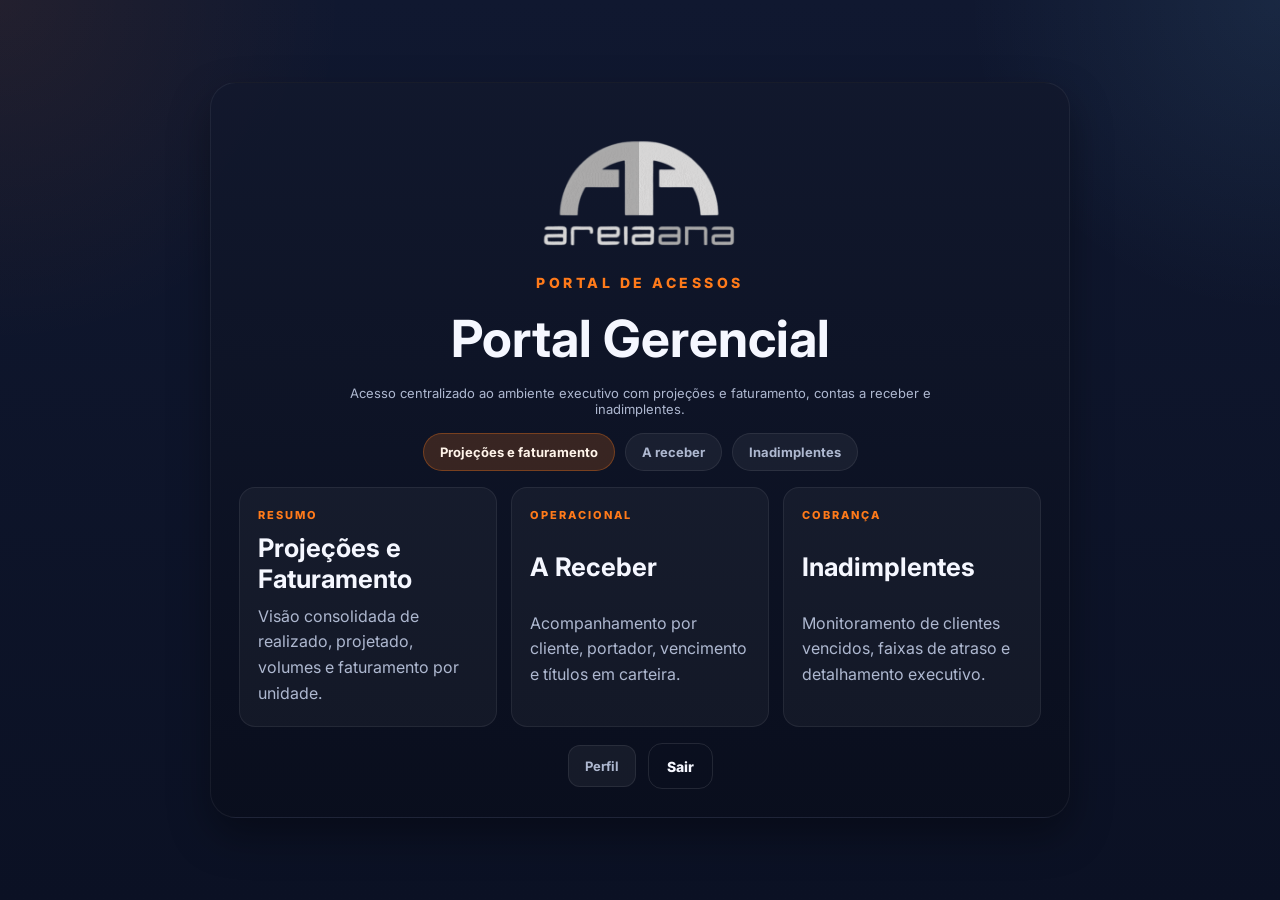
<file: portal.html>
<!DOCTYPE html>
<html lang="pt-BR">
  <head>
    <meta charset="UTF-8" />
    <meta name="viewport" content="width=device-width, initial-scale=1.0" />
    <title>Portal Gerencial</title>
    <link rel="preconnect" href="https://fonts.googleapis.com" />
    <link rel="preconnect" href="https://fonts.gstatic.com" crossorigin />
    <link
      href="https://fonts.googleapis.com/css2?family=Inter:wght@400;500;600;700;800&display=swap"
      rel="stylesheet"
    />
    <link rel="stylesheet" href="style.css" />
  </head>
  <body data-page="portal">
    <main class="portal-shell">
      <section class="portal-card">
        <img class="portal-logo" src="logo.png" alt="Logo Areia Ana" />
        <span class="portal-eyebrow">PORTAL DE ACESSOS</span>
        <h1>Portal Gerencial</h1>
        <p class="portal-description">
          Acesso centralizado ao ambiente executivo com projeções e faturamento, contas a receber e inadimplentes.
        </p>

        <nav class="portal-pills" aria-label="Painéis disponíveis">
          <span class="portal-pill is-active">Projeções e faturamento</span>
          <span class="portal-pill">A receber</span>
          <span class="portal-pill">Inadimplentes</span>
        </nav>

        <section class="portal-grid">
          <a class="portal-option" href="dashboard.html?panel=faturamento">
            <span class="portal-option-tag">Resumo</span>
            <h2>Projeções e Faturamento</h2>
            <p>Visão consolidada de realizado, projetado, volumes e faturamento por unidade.</p>
          </a>

          <a class="portal-option" href="dashboard.html?panel=receber">
            <span class="portal-option-tag">Operacional</span>
            <h2>A Receber</h2>
            <p>Acompanhamento por cliente, portador, vencimento e títulos em carteira.</p>
          </a>

          <a class="portal-option" href="dashboard.html?panel=inadimplentes">
            <span class="portal-option-tag">Cobrança</span>
            <h2>Inadimplentes</h2>
            <p>Monitoramento de clientes vencidos, faixas de atraso e detalhamento executivo.</p>
          </a>
        </section>

        <div class="portal-footer-actions">
          <div class="portal-profile" id="portalProfileLabel">Perfil</div>
          <a class="portal-admin-link is-hidden" id="portalAdminLink" href="admin.html">Atualizar bases</a>
          <button class="portal-logout" id="logoutButton" type="button">Sair</button>
        </div>
      </section>
    </main>

    <script src="utils.js"></script>
    <script src="app.js"></script>
  </body>
</html>
</file>
<file: style.css>
:root {
  --bg: #050814;
  --bg-soft: #0b1020;
  --bg-card: rgba(13, 18, 38, 0.92);
  --bg-card-2: rgba(15, 22, 45, 0.94);
  --line: rgba(255, 255, 255, 0.08);
  --text: #f5f7ff;
  --text-soft: #aeb8d0;
  --accent: #ff7a1a;
  --accent-soft: rgba(255, 122, 26, 0.18);
  --green: #9ee37d;
  --blue: #78c9ff;
  --danger: #ff6b6b;
  --shadow: 0 18px 40px rgba(0, 0, 0, 0.34);
  --radius: 18px;
}

* {
  box-sizing: border-box;
}

body {
  margin: 0;
  min-height: 100vh;
  font-family: 'Inter', 'Segoe UI', Arial, sans-serif;
  color: var(--text);
  background:
    radial-gradient(circle at top left, rgba(255, 122, 26, 0.08), transparent 22%),
    radial-gradient(circle at top right, rgba(120, 201, 255, 0.09), transparent 20%),
    linear-gradient(180deg, #101830 0%, #0b1124 100%);
}

a {
  color: inherit;
  text-decoration: none;
}

button,
input,
select {
  font: inherit;
}

.is-hidden {
  display: none !important;
}

.login-screen {
  min-height: 100vh;
  display: grid;
  place-items: center;
  padding: 24px 16px;
}

.login-panel {
  width: min(100%, 520px);
  display: grid;
  justify-items: center;
  gap: 26px;
}

.login-logo,
.portal-logo,
.brand-logo,
.logo {
  width: min(210px, 58vw);
  height: auto;
}

.login-form {
  position: relative;
  width: min(100%, 380px);
  padding: 10px 18px 10px 10px;
}

.login-form::after {
  content: '';
  position: absolute;
  top: 0;
  right: -18px;
  width: 1px;
  height: 100%;
  background: linear-gradient(180deg, transparent, rgba(255, 255, 255, 0.18), transparent);
}

.login-field {
  display: grid;
  gap: 8px;
  margin-bottom: 14px;
}

.login-field span {
  color: var(--text-soft);
  font-size: 11px;
  font-weight: 700;
}

.login-field input,
.filter-box input,
.filter-box select {
  width: 100%;
  background: rgba(28, 35, 60, 0.94);
  color: var(--text);
  border: 1px solid rgba(255, 255, 255, 0.1);
  border-radius: 12px;
  padding: 14px 16px;
  outline: none;
  box-shadow: inset 0 1px 0 rgba(255, 255, 255, 0.04);
}

.login-submit,
.portal-logout,
.portal-admin-link,
.dashboard-header-btn,
.btn-clear,
.btn,
.upload-actions .btn {
  min-height: 46px;
  border: 1px solid rgba(255, 122, 26, 0.35);
  background: linear-gradient(180deg, rgba(255, 122, 26, 0.95), rgba(255, 122, 26, 0.82));
  color: #1d140e;
  border-radius: 14px;
  padding: 0 18px;
  cursor: pointer;
  font-size: 14px;
  font-weight: 800;
  transition: 0.2s ease;
}

.login-submit:hover,
.portal-logout:hover,
.portal-admin-link:hover,
.dashboard-header-btn:hover,
.btn-clear:hover,
.btn:hover {
  transform: translateY(-1px);
  filter: brightness(1.06);
}

.login-message {
  min-height: 20px;
  margin: 8px 0 0;
  color: #ff9b9b;
  font-size: 12px;
}

.portal-shell {
  min-height: 100vh;
  display: grid;
  place-items: center;
  padding: 28px;
}

.portal-card {
  width: min(860px, 100%);
  background: linear-gradient(180deg, rgba(18, 24, 45, 0.95), rgba(10, 14, 29, 0.94));
  border: 1px solid rgba(255, 255, 255, 0.06);
  border-radius: 26px;
  box-shadow: var(--shadow);
  padding: 34px 28px 28px;
  display: grid;
  gap: 16px;
  justify-items: center;
  text-align: center;
}

.portal-eyebrow {
  color: var(--accent);
  font-weight: 800;
  letter-spacing: 0.25em;
  font-size: 14px;
}

.portal-card h1 {
  margin: 0;
  font-size: clamp(2rem, 4vw, 3.55rem);
}

.portal-description {
  max-width: 620px;
  margin: 0;
  color: var(--text-soft);
  font-size: 13px;
}

.portal-pills {
  display: flex;
  gap: 10px;
  flex-wrap: wrap;
  justify-content: center;
}

.portal-pill {
  padding: 10px 16px;
  border-radius: 999px;
  background: rgba(255, 255, 255, 0.05);
  border: 1px solid rgba(255, 255, 255, 0.08);
  color: var(--text-soft);
  font-size: 13px;
  font-weight: 700;
}

.portal-pill.is-active {
  color: #fff4ea;
  background: rgba(255, 122, 26, 0.18);
  border-color: rgba(255, 122, 26, 0.32);
}

.portal-grid {
  width: 100%;
  display: grid;
  grid-template-columns: repeat(3, minmax(0, 1fr));
  gap: 14px;
}

.portal-option {
  display: grid;
  gap: 10px;
  text-align: left;
  padding: 20px 18px;
  border-radius: 16px;
  background: rgba(255, 255, 255, 0.04);
  border: 1px solid rgba(255, 255, 255, 0.07);
}

.portal-option:hover {
  border-color: rgba(255, 122, 26, 0.3);
  background: rgba(255, 122, 26, 0.08);
}

.portal-option-tag {
  color: var(--accent);
  font-size: 11px;
  font-weight: 800;
  letter-spacing: 0.18em;
  text-transform: uppercase;
}

.portal-option h2 {
  margin: 0;
  font-size: 1.6rem;
}

.portal-option p {
  margin: 0;
  color: var(--text-soft);
  line-height: 1.6;
}

.portal-footer-actions {
  width: 100%;
  display: flex;
  justify-content: center;
  align-items: center;
  gap: 12px;
  flex-wrap: wrap;
}

.portal-profile {
  padding: 12px 16px;
  border-radius: 12px;
  background: rgba(255, 255, 255, 0.05);
  border: 1px solid rgba(255, 255, 255, 0.08);
  color: var(--text-soft);
  font-size: 13px;
  font-weight: 700;
}

.dashboard-page-shell {
  width: min(1600px, 96%);
  margin: 22px auto 40px;
}

.dashboard-header-bar {
  display: flex;
  justify-content: space-between;
  align-items: center;
  gap: 16px;
  margin-bottom: 14px;
}

.dashboard-header-bar h1 {
  margin: 4px 0 8px;
  font-size: clamp(2rem, 3vw, 3rem);
}

.dashboard-kicker,
.dashboard-header-bar p {
  color: var(--text-soft);
}

.dashboard-header-actions {
  display: flex;
  gap: 10px;
  flex-wrap: wrap;
}

.dashboard-header-btn,
.portal-admin-link {
  display: inline-flex;
  align-items: center;
  justify-content: center;
}

.dashboard-header-btn.is-ghost,
.portal-logout {
  background: transparent;
  color: var(--text);
  border-color: rgba(255, 255, 255, 0.1);
}

.dashboard-empty {
  margin-bottom: 14px;
  padding: 14px 16px;
  border-radius: 14px;
  background: rgba(255, 107, 107, 0.08);
  border: 1px solid rgba(255, 107, 107, 0.24);
  color: #ffb4b4;
}

.dashboard-panel-switch {
  display: flex;
  gap: 10px;
  flex-wrap: wrap;
  margin-bottom: 16px;
}

.dashboard-switch-link {
  padding: 10px 16px;
  border-radius: 999px;
  background: rgba(255, 255, 255, 0.05);
  border: 1px solid rgba(255, 255, 255, 0.08);
  color: var(--text-soft);
  font-size: 13px;
  font-weight: 700;
}

.dashboard-switch-link.is-active {
  color: #fff4ea;
  background: rgba(255, 122, 26, 0.18);
  border-color: rgba(255, 122, 26, 0.32);
}

.topbar {
  display: grid;
  grid-template-columns: 1.1fr 1fr 1fr 1fr auto;
  gap: 14px;
  margin-bottom: 16px;
}

.filter-box,
.small-card,
.big-card,
.chart-card,
.table-card,
.admin-card,
.inner-card {
  background:
    radial-gradient(circle at top right, rgba(255, 255, 255, 0.03), transparent 34%),
    linear-gradient(180deg, rgba(18, 24, 45, 0.96), rgba(10, 14, 29, 0.96));
  border: 1px solid rgba(255, 255, 255, 0.06);
  border-radius: var(--radius);
  box-shadow: var(--shadow);
}

.filter-box {
  padding: 14px 16px;
  display: flex;
  flex-direction: column;
  justify-content: center;
  min-height: 78px;
}

.filter-box label {
  font-size: 12px;
  color: var(--text-soft);
  margin-bottom: 8px;
  font-weight: 600;
  text-transform: uppercase;
  letter-spacing: 0.4px;
}

.btn-clear {
  min-height: 78px;
  color: #ffd8be;
}

.mini-cards {
  display: grid;
  grid-template-columns: repeat(5, 1fr);
  gap: 14px;
  margin-bottom: 16px;
}

.small-card {
  padding: 14px 16px;
  min-height: 92px;
  display: flex;
  flex-direction: column;
  justify-content: center;
  position: relative;
  overflow: hidden;
}

.small-card::after {
  content: '';
  position: absolute;
  inset: auto -40px -40px auto;
  width: 120px;
  height: 120px;
  border-radius: 50%;
  background: radial-gradient(circle, rgba(255,255,255,0.05), transparent 70%);
}

.small-title {
  font-size: 12px;
  color: var(--text-soft);
  margin-bottom: 6px;
  font-weight: 600;
}

.small-value {
  font-size: 20px;
  font-weight: 800;
}

.highlight-orange {
  border-color: rgba(255, 122, 26, 0.24);
}

.stats-row {
  display: grid;
  grid-template-columns: repeat(4, 1fr);
  gap: 14px;
  margin-bottom: 16px;
}

.big-card {
  padding: 16px 18px 14px;
  min-height: 132px;
}

.big-card .title {
  font-size: 14px;
  color: #ffffff;
  font-weight: 700;
  letter-spacing: 0.3px;
  margin-bottom: 6px;
  text-transform: uppercase;
}

.big-card .value {
  font-size: 24px;
  font-weight: 900;
  margin-bottom: 12px;
}

.big-card .subbar {
  border-radius: 12px;
  padding: 10px 14px;
  font-weight: 700;
  font-size: 13px;
  text-align: center;
  color: #e8f2ff;
  border: 1px solid rgba(255,255,255,0.07);
}

.bg-green .subbar {
  background: linear-gradient(90deg, rgba(158,227,125,0.22), rgba(158,227,125,0.10));
}

.bg-orange .subbar {
  background: linear-gradient(90deg, rgba(255,122,26,0.22), rgba(255,122,26,0.10));
}

.bg-blue .subbar {
  background: linear-gradient(90deg, rgba(120,201,255,0.22), rgba(120,201,255,0.10));
}

.charts-row,
.tables-row {
  display: grid;
  grid-template-columns: 1fr 1fr;
  gap: 16px;
  margin-bottom: 16px;
}

.chart-card {
  padding: 18px 18px 12px;
}

.chart-title {
  font-size: 22px;
  font-weight: 900;
  margin: 0 0 12px;
}

.chart-title .orange {
  color: var(--accent);
}

.chart-title .blue {
  color: var(--blue);
}

.chart-wrap {
  position: relative;
  height: 360px;
}

.legend-footer {
  margin-top: 12px;
  display: grid;
  grid-template-columns: repeat(3, 1fr);
  gap: 10px;
  padding-top: 12px;
  border-top: 1px solid var(--line);
}

.legend-box {
  text-align: center;
  padding: 8px 6px;
  border-radius: 12px;
  background: rgba(255,255,255,0.03);
  border: 1px solid rgba(255,255,255,0.05);
}

.legend-box .k {
  display: block;
  color: var(--text-soft);
  font-size: 11px;
  margin-bottom: 4px;
  text-transform: uppercase;
  font-weight: 700;
}

.legend-box .v {
  font-size: 17px;
  font-weight: 900;
}

.table-card {
  overflow: hidden;
}

.table-scroll {
  overflow-x: auto;
}

.table-header {
  padding: 12px 16px;
  font-size: 14px;
  font-weight: 900;
  text-transform: uppercase;
  border-bottom: 1px solid var(--line);
  letter-spacing: 0.5px;
}

.table-header.orange {
  color: #ffc089;
  background: linear-gradient(90deg, rgba(255,122,26,0.10), rgba(255,122,26,0.02));
}

.table-header.blue {
  color: #a9dcff;
  background: linear-gradient(90deg, rgba(120,201,255,0.10), rgba(120,201,255,0.02));
}

table {
  width: 100%;
  min-width: 560px;
  border-collapse: collapse;
}

th,
td {
  padding: 10px 12px;
  border-bottom: 1px solid rgba(255,255,255,0.06);
  text-align: left;
  font-size: 13px;
}

th {
  color: var(--text-soft);
  font-weight: 800;
  text-transform: uppercase;
  font-size: 11px;
  letter-spacing: 0.4px;
  background: rgba(255,255,255,0.02);
}

tbody tr:hover {
  background: rgba(255,255,255,0.03);
}

.num {
  display: inline-block;
  width: 100%;
  text-align: right;
  font-variant-numeric: tabular-nums;
}

.accent {
  color: #ffc089;
  font-weight: 800;
}

.blue-txt {
  color: #a9dcff;
  font-weight: 800;
}

.green-txt {
  color: #c4f3af;
  font-weight: 800;
}

.danger-txt {
  color: #ff9b9b;
  font-weight: 800;
}

.footer-note {
  color: var(--text-soft);
  font-size: 12px;
  text-align: right;
}

.admin-page {
  padding: 28px;
}

.admin-card {
  width: min(1100px, 100%);
  margin: 0 auto;
  padding: 28px;
}

.panel-header,
.upload-section,
.admin-content-grid {
  display: grid;
  gap: 16px;
}

.panel-header {
  justify-items: center;
  text-align: center;
}

.upload-actions {
  display: flex;
  gap: 12px;
  flex-wrap: wrap;
  justify-content: center;
}

.status-banner {
  padding: 14px 16px;
  border-radius: 14px;
  font-weight: 700;
}

.status-banner.is-idle {
  background: rgba(255,255,255,0.04);
  color: var(--text-soft);
}

.status-banner.is-loading {
  background: rgba(255, 209, 102, 0.08);
  color: #ffd166;
}

.status-banner.is-success {
  background: rgba(158, 227, 125, 0.08);
  color: #c4f3af;
}

.status-banner.is-error {
  background: rgba(255, 107, 107, 0.08);
  color: #ff9b9b;
}

.upload-dropzone {
  display: grid;
  gap: 8px;
  justify-items: center;
  padding: 34px 20px;
  border: 1px dashed rgba(255, 122, 26, 0.35);
  border-radius: 18px;
  background: rgba(255,255,255,0.03);
  text-align: center;
  cursor: pointer;
}

.upload-dropzone input {
  display: none;
}

.admin-content-grid {
  grid-template-columns: 1fr 1.4fr;
}

.full-span {
  grid-column: 1 / -1;
}

.inner-card {
  padding: 20px;
}

.file-list {
  display: flex;
  flex-wrap: wrap;
  gap: 10px;
}

.meta-pill,
.chip {
  padding: 10px 14px;
  border-radius: 999px;
  background: rgba(255,255,255,0.05);
  border: 1px solid rgba(255,255,255,0.08);
  color: var(--text-soft);
}

@media (max-width: 1200px) {
  .mini-cards {
    grid-template-columns: repeat(2, 1fr);
  }

  .stats-row,
  .charts-row,
  .tables-row,
  .topbar,
  .portal-grid,
  .admin-content-grid {
    grid-template-columns: 1fr;
  }

  .portal-card {
    width: min(760px, 100%);
  }
}

@media (max-width: 760px) {
  .mini-cards {
    grid-template-columns: 1fr;
  }

  .dashboard-page-shell,
  .portal-shell,
  .admin-page,
  .login-screen {
    padding: 16px;
  }

  .dashboard-header-bar,
  .portal-footer-actions {
    flex-direction: column;
    align-items: flex-start;
  }

  .chart-wrap {
    height: 280px;
  }

  .portal-card,
  .admin-card {
    padding: 22px;
  }

  .login-form {
    width: 100%;
    padding: 10px 0 0;
  }

  .login-form::after {
    display: none;
  }

  .login-logo,
  .portal-logo {
    width: min(180px, 54vw);
  }

  .portal-pills,
  .dashboard-panel-switch,
  .dashboard-header-actions {
    width: 100%;
  }

  .portal-pill,
  .dashboard-switch-link,
  .dashboard-header-btn,
  .portal-admin-link,
  .portal-logout {
    width: 100%;
    justify-content: center;
  }

  .portal-option h2 {
    font-size: 1.35rem;
  }

  .legend-footer {
    grid-template-columns: 1fr;
  }

  .big-card {
    min-height: auto;
  }

  table {
    min-width: 520px;
  }
}
</file>
